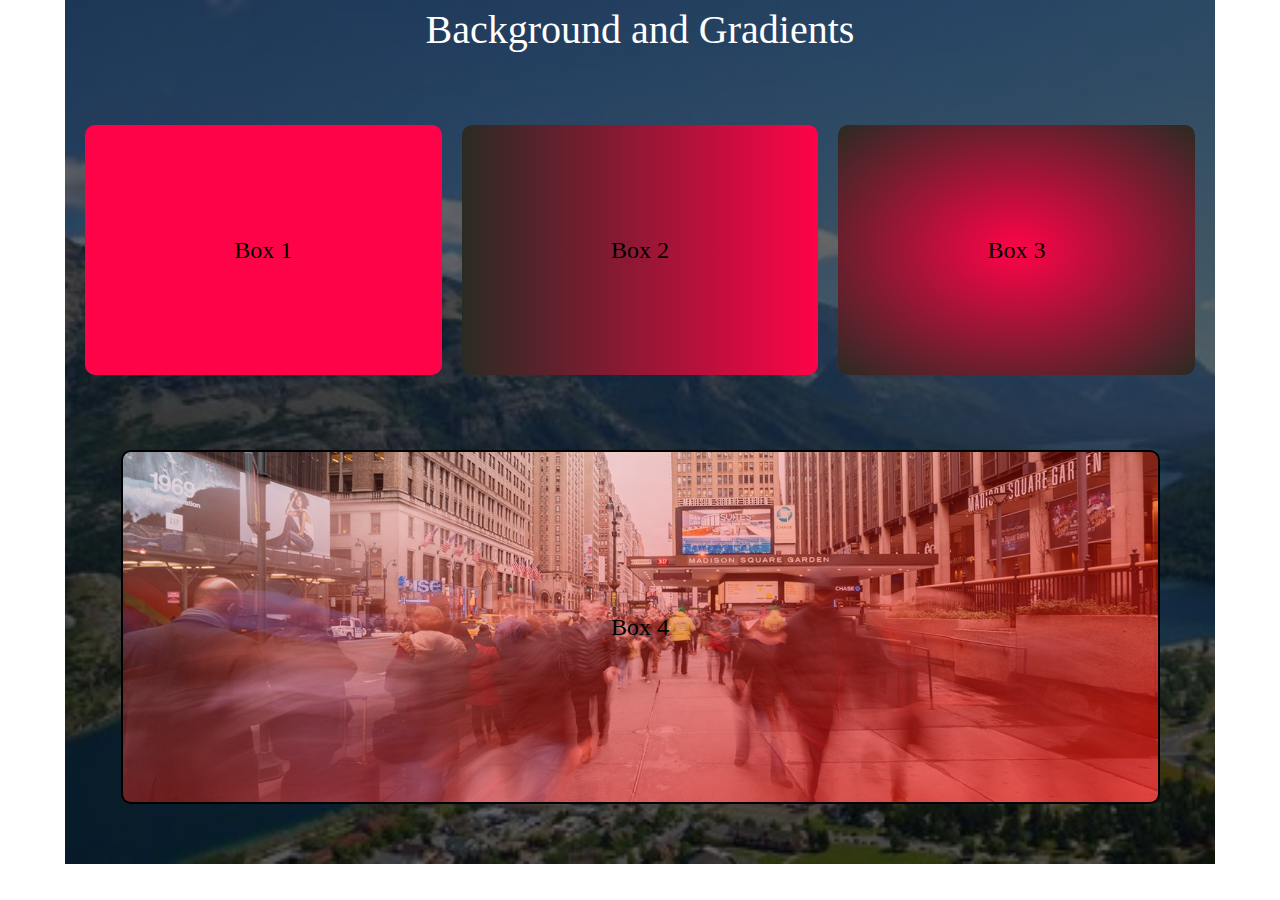
<file: block-BHaabu/index.html>
<!DOCTYPE html>
<html lang="en">
<head>
    <meta charset="UTF-8">
    <meta http-equiv="X-UA-Compatible" content="IE=edge">
    <meta name="viewport" content="width=device-width, initial-scale=1.0">
    <title>Document</title>
    <link rel="stylesheet" href="style.css">
</head>
<body>
    <div class="container">
        <header class="hero-header ">
            <h1>Background and Gradients</h1>
        </header>
        <section class="section">
            <div class="box-1-3 flex">
                 <div class="box box-1">Box 1</div>
                 <div class="box box-2">Box 2</div>
                 <div class="box box-3">Box 3</div>
            </div>
            <div class="box-4">Box 4</div>
        </section>
    </div>
    
</body>
</html>
</file>
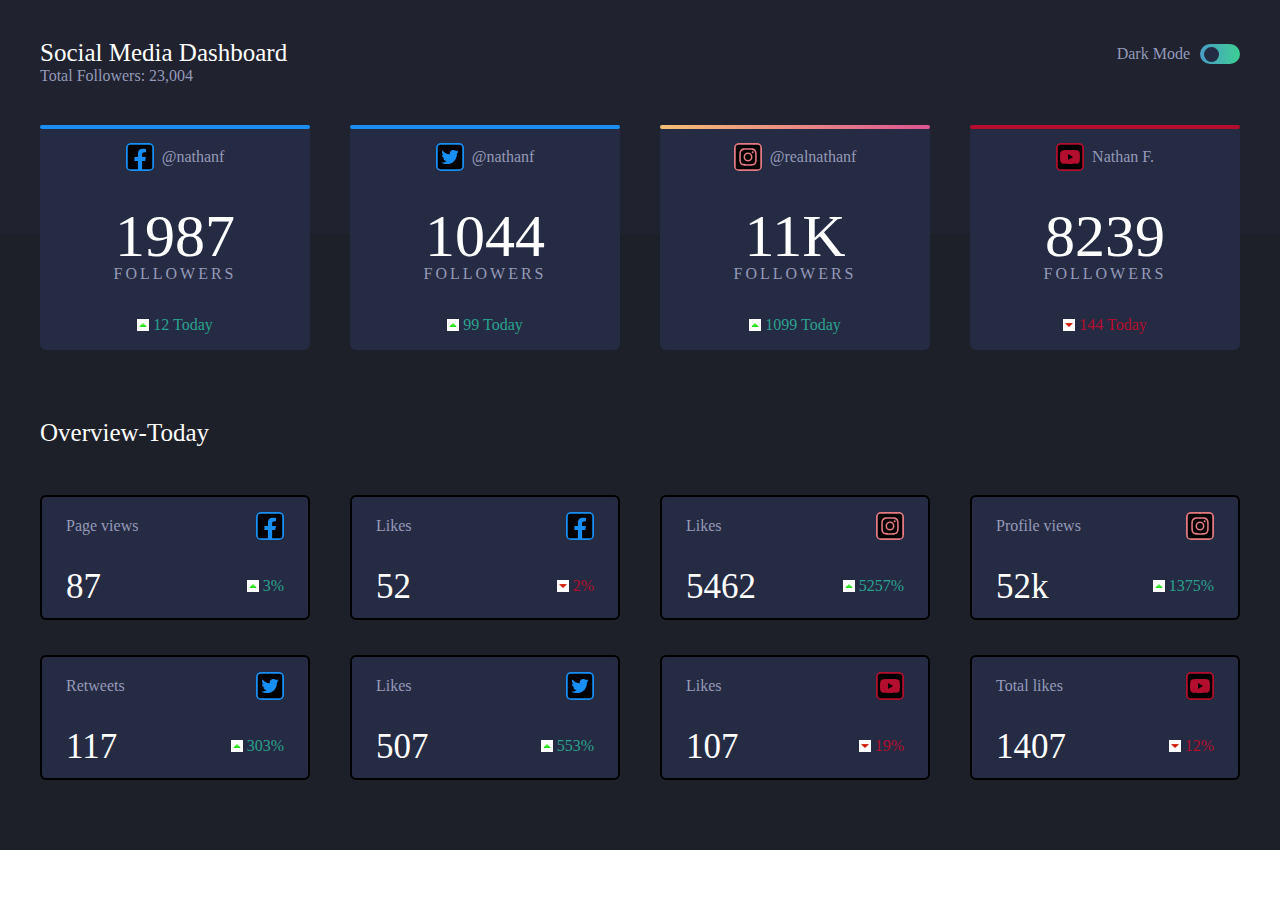
<file: block-BHaabv/index.html>
<!DOCTYPE html>
<html lang="en">
<head>
    <meta charset="UTF-8">
    <meta http-equiv="X-UA-Compatible" content="IE=edge">
    <meta name="viewport" content="width=device-width, initial-scale=1.0">
    <title>Document</title>
    <link rel="stylesheet" href="style.css">
</head>
<body>
    <header class="hero-header">
        <div class=" flex container">
            <h1>social media dashboard</h1>
            <div class="text-btn-container flex">
                <span class="text"> 
                    Dark Mode
                </span>
                <div class="btn flex">
                    <span class="btn-circle"></span>
                </div>
            </div>
        </div>
        <div class="container">Total Followers: 23,004</div>
    </header>
    <main>
        <section class="card-section">
            <div class="container flex">
                <div class="card" > 
                    <div class="border"></div>
                    <div class="card-header flex together ">
                        <img src="assets/facebook-square-brands.svg" alt="facebool-logo">
                        <h3>@nathanf</h3>
                    </div>
                    <div class="card-body">
                        <div>1987</div>
                        <p>followers</p>
                    </div>
                    <div class="card-footer flex together">
                        <img src="assets/up-logo.jpeg" alt="logo">
                        <span> 12 today</span>
                    </div>
        
                </div>
                <div class="card" > 
                    <div class="border"></div>
                    <div class="card-header flex together ">
                        <img src="assets/twitter-square-brands.svg" alt="facebool-logo">
                        <h3>@nathanf</h3>
                    </div>
                    <div class="card-body">
                        <div>1044</div>
                        <p>followers</p>
                    </div>
                    <div class="card-footer flex together">
                        <img src="assets/up-logo.jpeg" alt="logo">
                        <span> 99 today</span>
                    </div>
        
                </div>
                <div class="card instagram" > 
                    <div class="border"></div>
                    <div class="card-header flex together ">
                        <img src="assets/instagram-square-brands.svg" alt="facebool-logo">
                        <h3>@realnathanf</h3>
                    </div>
                    <div class="card-body">
                        <div>11K</div>
                        <p>followers</p>
                    </div>
                    <div class="card-footer flex together">
                        <img src="assets/up-logo.jpeg" alt="logo">
                        <span> 1099 today</span>
                    </div>
        
                </div>
                <div class="card youtube" > 
                    <div class="border"></div>
                    <div class="card-header flex together ">
                        <img src="assets/youtube-square-brands.svg" alt="facebool-logo">
                        <h3>Nathan F.</h3>
                    </div>
                    <div class="card-body">
                        <div>8239</div>
                        <p>followers</p>
                    </div>
                    <div class="card-footer flex together">
                        <img src="assets/down-logo.png" alt="logo">
                        <span> 144 today</span>
                    </div>
        
                </div>
            </div>
        </section>
        <section class="overview-section">
            <div class="container">
                <header">
                <h2>Overview-Today</h2>
                </header>
                <div class="flex">
                <div class="overview-card card" >
                    <div class="header flex">
                        <h3>Page views</h3>
                        <img src="assets/facebook-square-brands.svg" alt="facbook-logo">
                    </div>
                    <div class="body flex">
                        <p>87</p>
                        <div class="flex">
                            <img src="assets/up-logo.jpeg" alt="logo">
                            <span>3%</span>
                        </div>
                    </div>
                </div>
                <div class="overview-card card" >
                    <div class="header flex">
                        <h3>Likes</h3>
                        <img src="assets/facebook-square-brands.svg" alt="facbook-logo">
                    </div>
                    <div class="body flex">
                        <p>52</p>
                        <div class="flex">
                            <img src="assets/down-logo.png" alt="logo">
                            <span class="red">2%</span>
                        </div>
                    </div>
                </div>
                <div class="overview-card card instagram" >
                    <div class="header flex">
                        <h3>Likes</h3>
                        <img src="assets/instagram-square-brands.svg" alt="insta-logo">
                    </div>
                    <div class="body flex">
                        <p>5462</p>
                        <div class="flex">
                            <img src="assets/up-logo.jpeg" alt="logo">
                            <span>5257%</span>
                        </div>
                    </div>
                </div>
                <div class="overview-card card instagram" >
                    <div class="header flex">
                        <h3>Profile views</h3>
                        <img src="assets/instagram-square-brands.svg" alt="instagram-logo">
                    </div>
                    <div class="body flex">
                        <p>52k</p>
                        <div class="flex">
                            <img src="assets/up-logo.jpeg" alt="logo">
                            <span>1375%</span>
                        </div>
                    </div>
                </div>
                <div class="overview-card card" >
                    <div class="header flex">
                        <h3>Retweets</h3>
                        <img src="assets/twitter-square-brands.svg" alt="twitter-logo">
                    </div>
                    <div class="body flex">
                        <p>117</p>
                        <div class="flex">
                            <img src="assets/up-logo.jpeg" alt="logo">
                            <span>303%</span>
                        </div>
                    </div>
                </div>
                <div class="overview-card card" >
                    <div class="header flex">
                        <h3>Likes</h3>
                        <img src="assets/twitter-square-brands.svg" alt="twitter-logo">
                    </div>
                    <div class="body flex">
                        <p>507</p>
                        <div class="flex">
                            <img src="assets/up-logo.jpeg" alt="logo">
                            <span>553%</span>
                        </div>
                    </div>
                </div>
                <div class="overview-card card youtube" >
                    <div class="header flex">
                        <h3>Likes</h3>
                        <img src="assets/youtube-square-brands.svg" alt="youtube-logo">
                    </div>
                    <div class="body flex">
                        <p>107</p>
                        <div class="flex">
                            <img src="assets/down-logo.png" alt="logo">
                            <span class="red">19%</span>
                        </div>
                    </div>
                </div>
                <div class="overview-card card youtube " >
                    <div class="header flex">
                        <h3>Total likes</h3>
                        <img src="assets/youtube-square-brands.svg" alt="youtube-logo">
                    </div>
                    <div class="body flex">
                        <p>1407</p>
                        <div class="flex">
                            <img src="assets/down-logo.png" alt="logo">
                            <span class="red">12%</span>
                        </div>
                    </div>
                </div>
                </div>
            </div>
        </section>    
    </main>
</body>
</html>
</file>
<file: block-BHaabu/style.css>
/* http://meyerweb.com/eric/tools/css/reset/ 
   v2.0 | 20110126
   License: none (public domain)
*/

html, body, div, span, applet, object, iframe,
h1, h2, h3, h4, h5, h6, p, blockquote, pre,
a, abbr, acronym, address, big, cite, code,
del, dfn, em, img, ins, kbd, q, s, samp,
small, strike, strong, sub, sup, tt, var,
b, u, i, center,
dl, dt, dd, ol, ul, li,
fieldset, form, label, legend,
table, caption, tbody, tfoot, thead, tr, th, td,
article, aside, canvas, details, embed, 
figure, figcaption, footer, header, hgroup, 
menu, nav, output, ruby, section, summary,
time, mark, audio, video {
	margin: 0;
	padding: 0;
	border: 0;
	font-size: 100%;
	font: inherit;
	vertical-align: baseline;
}
/* HTML5 display-role reset for older browsers */
article, aside, details, figcaption, figure, 
footer, header, hgroup, menu, nav, section {
	display: block;
}
body {
	line-height: 1;
}
ol, ul {
	list-style: none;
}
blockquote, q {
	quotes: none;
}
blockquote:before, blockquote:after,
q:before, q:after {
	content: '';
	content: none;
}
table {
	border-collapse: collapse;
	border-spacing: 0;
}
/* Custom  styles */
    


.container{
    max-width: 1150px;
    margin: 0px auto;
    padding: 10px 0px;
    background:linear-gradient(to top left, rgba(0, 0, 0, 0.6),rgba(0, 0, 0, 0.6) ), url(assets/main-background01.jpeg) no-repeat;
    background-size:cover;
    object-fit: cover;
}

h1{
    text-align: center;
    font-size: 40px;
    color:white;
    
}

.flex{
    display: flex;
    justify-content: space-evenly;
    
}
.box{
    width:31%;
    height: 250px;
    text-align: center;
    border-radius: 10px;
    line-height: 250px;
    font-size: 24px;
    margin-top: 75px;
}
.box-1{
    background-color:#FF0348;
}
.box-2{
    background-image: linear-gradient( to right,#2A2B22, #FF0348 );}

.box-3{
    background-image:radial-gradient(  #FF0348,#2A2B22 );
}

.box-4{
    width: 90%;
    height: 350px;
    line-height: 350px;
    font-size: 24px;
    text-align: center;
    border-radius: 10px;
    border: 2px black solid;
    background: linear-gradient(to top left, rgba(236, 14, 6, 0.7),rgba(0, 0, 0, 0) ), url(assets/sub-background02.jpeg) no-repeat;
    background-size: 100% auto;
    margin: 50px auto;
    margin-top: 75px;
    

}
</file>
<file: block-BHaabv/style.css>
/* http://meyerweb.com/eric/tools/css/reset/ 
   v2.0 | 20110126
   License: none (public domain)
*/

html, body, div, span, applet, object, iframe,
h1, h2, h3, h4, h5, h6, p, blockquote, pre,
a, abbr, acronym, address, big, cite, code,
del, dfn, em, img, ins, kbd, q, s, samp,
small, strike, strong, sub, sup, tt, var,
b, u, i, center,
dl, dt, dd, ol, ul, li,
fieldset, form, label, legend,
table, caption, tbody, tfoot, thead, tr, th, td,
article, aside, canvas, details, embed, 
figure, figcaption, footer, header, hgroup, 
menu, nav, output, ruby, section, summary,
time, mark, audio, video {
	margin: 0;
	padding: 0;
	border: 0;
	font-size: 100%;
	font: inherit;
	vertical-align: baseline;
}
/* HTML5 display-role reset for older browsers */
article, aside, details, figcaption, figure, 
footer, header, hgroup, menu, nav, section {
	display: block;
}
body {
	line-height: 1;
}
ol, ul {
	list-style: none;
}
blockquote, q {
	quotes: none;
}
blockquote:before, blockquote:after,
q:before, q:after {
	content: '';
	content: none;
}
table {
	border-collapse: collapse;
	border-spacing: 0;
}
/* Custom Styles */

*,
*::before,
*::after{
    box-sizing: border-box;
}
.container{
    max-width: 1200px;
    margin: 0px auto;
}
.flex{
    display: flex;
    justify-content: space-between;
    align-items: center;
} 
.together{
    display: flex;
    justify-content: center;
    align-items: center;
} 
/* hero-Header */

.hero-header{
    background-color:rgb(32,34,47);
    padding:  40px 0px;
    color: #949AB9;
    font-weight: 100;
    padding-bottom: 150px;
    position: absolute;
    width: 100%;
    

}

.hero-header h1{
    font-size: 25px;
    margin-bottom: 3px;
    color: white;
    text-transform: capitalize;
    font-weight: 900px;
}

.btn{
    width: 40px;
    height: 20px;
    border-radius: 10px;
    background: linear-gradient(to right, #499DC9, #3DCF93);
    margin-left: 10px;
}

.btn-circle{
    width: 15px;
    height: 15px;
    border-radius: 50%;
    background-color:#232C43;
    margin-left: 4px;
}
/* Main */
main{
    background-color: #1E2029;
    padding-top: 125px;
    padding-bottom: 35px;
}

/* section */
.card-section{
    margin-bottom: 70px;
}
.card{
    width: 270px;
    height: 225px;
    border-radius: 6px;
    text-align: center;
    background-color:rgb(37,43,67);
    display: flex;
    flex-direction: column;
    justify-content: space-around;
    position: relative;
}
.border{
    height: 4px;
    width: 100%;
    border-radius:6px;
    background-color:#1C8EF0;
    position: absolute;
    left: 0px;
    right: 0px;
    top: 0px;
    
}
.instagram .border{
    background:linear-gradient(to right,rgb(245,191,117),rgb(220,85,145));
    
}
.youtube .border{
    background-color: #B40E2E;

}
.card-header img{
    width: 28px;
    height: 28px;
    border-radius: 5px;
    margin-right: 8px;
   background-color: #178FF4;
}
.instagram .card-header img{
    background-color: #E57A83;
}

.youtube .card-header img{
    background-color: #B40E2E;
}
.card-header h3{
    color:  #949AB9;
}

.card-body div{
    font-size: 60px;
    font-weight: 900px;
    color: white;
}

.card-body p{
    text-transform: uppercase;
    letter-spacing: 3px;
    color:  #949AB9;
}
.card-footer img{
    width: 12px;
    height: 12px;
    margin-right: 04px;
}
.card-footer span{
    color: #2BA28E;
    text-transform: capitalize;
}
.youtube .card-footer span{
    color:#B40E2E ;
}

/* overview-section */

.overview-section .flex{
    flex-wrap: wrap;
}
.overview-section h2{
   margin: 50px 0px;
   font-size: 25px;
   color: white;
}
.overview-card{
    padding: 0px 24px;
    height: 125px;
    width: 270px;
    position: static;
    border: 2px solid black;
    margin-bottom: 35px;
   
}
.overview-card .header img{
    width: 28px;
    height: 28px;
    border-radius: 5px;
    background-color: #178FF4;
}
.overview-section .instagram .header img{
   
    background-color: #E57A83;
}
.overview-section .youtube .header img{
   
    background-color:#B40E2E  ;
}
.overview-card .header h3{
    color:  #949AB9;
}
.overview-card .body img{
    width: 12px;
    height: 12px;
    margin-right: 4px;
}
.overview-card .body p{
    font-size: 35px;
    color: white;
    font-weight: 700px;
}
.overview-card .body span{
    color:#2BA28E ;
}
.overview-card .body .red{
    color:#B40E2E ;
}
</file>
